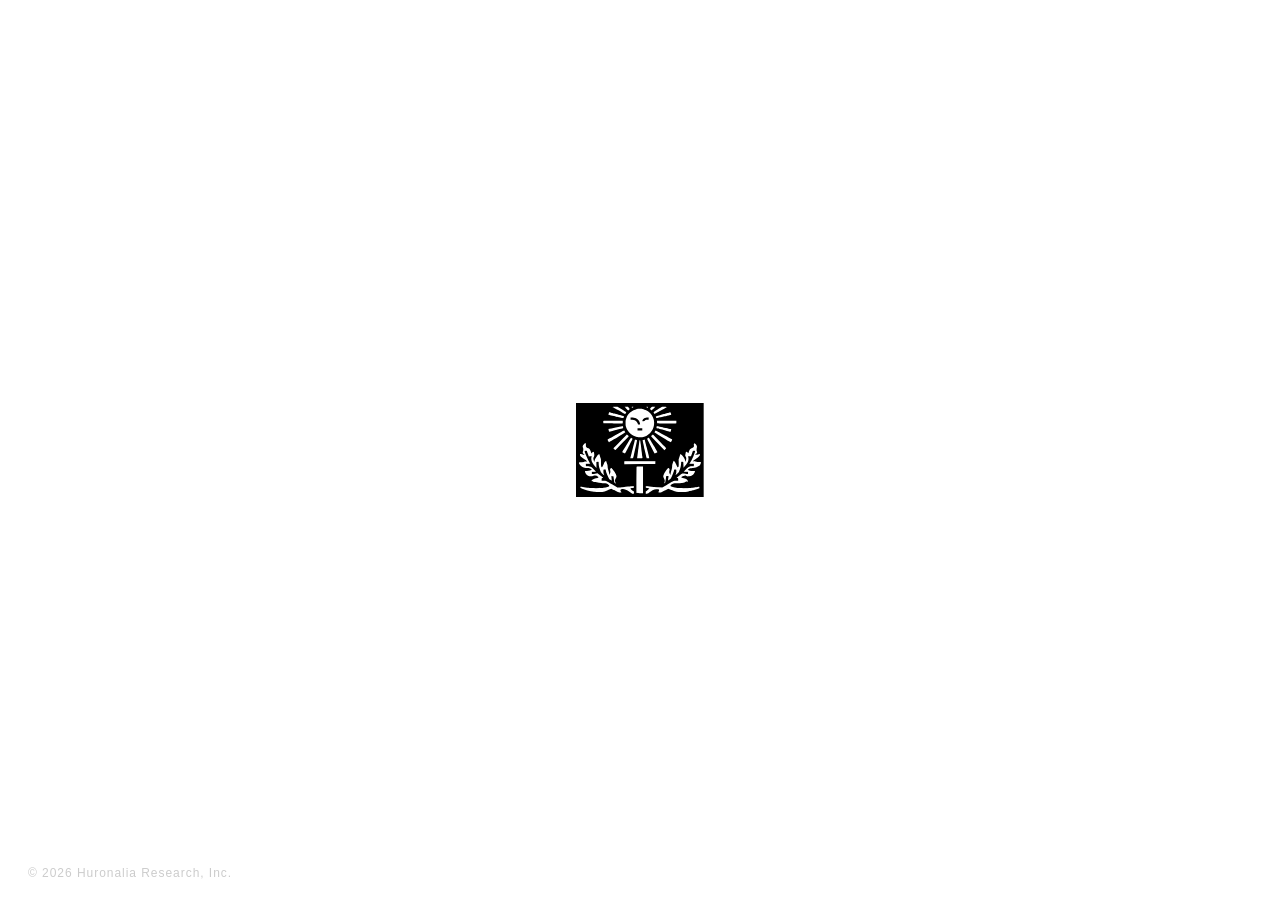
<file: index.html>
<!DOCTYPE html>
<html lang="en">
<head>
    <meta charset="UTF-8">
    <meta name="viewport" content="width=device-width, initial-scale=1.0">
    <link rel="preconnect" href="https://fonts.googleapis.com">
    <link rel="preconnect" href="https://fonts.gstatic.com" crossorigin>
    <link href="https://fonts.googleapis.com/css2?family=Averia+Libre:wght@300;400;700&display=swap" rel="stylesheet">
    <title>Huronalia</title>
    <style>
        * { margin: 0; padding: 0; box-sizing: border-box; }
        html, body {
            width: 100%;
            height: 100%;
            background: white;
            display: flex;
            align-items: center;
            justify-content: center;
        }
        img {
            width: max(100px, 10vw);
            height: auto;
        }
        .company-name {
            position: fixed;
            top: 24px;
            left: 28px;
            font-family: 'Averia Libre', sans-serif;
            font-size: 1.2rem;
            font-weight: 400;
            color: black;
        }
        .copyright {
            position: fixed;
            bottom: 20px;
            left: 28px;
            font-family: sans-serif;
            font-size: 0.75rem;
            color: #ccc;
            letter-spacing: 0.08em;
        }
    </style>
</head>
<body>
    <!-- <span class="company-name">Huronalia</span> -->
    <img src="resources/logo.svg" alt="Huronalia">
    <span class="copyright">&copy; 2026 Huronalia Research, Inc.</span>
</body>
</html>
</file>
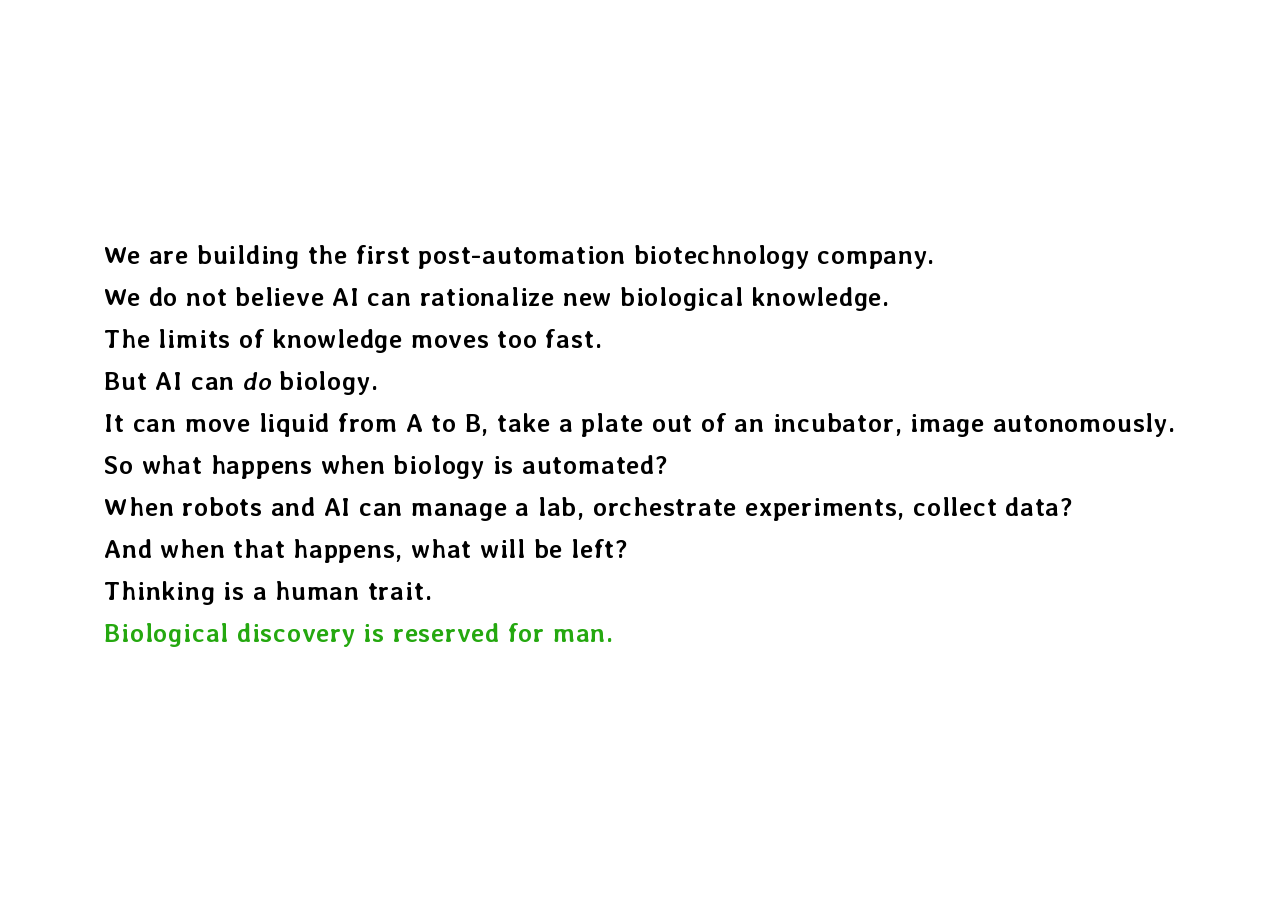
<file: about.html>
<!DOCTYPE html>
<html lang="en">
<head>
    <meta charset="UTF-8">
    <title>Title</title>
    <link rel="stylesheet" href="css/about.css">
    <link rel="preconnect" href="https://fonts.googleapis.com">
    <link rel="preconnect" href="https://fonts.gstatic.com" crossorigin>
    <link href="https://fonts.googleapis.com/css2?family=Averia+Libre:ital,wght@0,300;0,400;0,700;1,300;1,400;1,700&family=Bagel+Fat+One&family=Commissioner:wght@100..900&family=Oi&family=Righteous&family=Rubik+Microbe&family=Sen:wght@400..800&family=Supermercado+One&family=Tilt+Neon&family=Unbounded:wght@200..900&display=swap" rel="stylesheet">
</head>
<body>
<div class="box">
    <section>
        <h2>We are building the first post-automation biotechnology company.</h2>
        <h2>We do not believe AI can rationalize new biological knowledge.</h2>
        <h2>The limits of knowledge moves too fast.</h2>
        <h2>But AI can <i>do</i> biology. </h2>
        <h2>It can move liquid from A to B, take a plate out of an incubator, image autonomously.</h2>
        <h2>So what happens when biology is automated?</h2>
        <h2>When robots and AI can manage a lab, orchestrate experiments, collect data?</h2>
        <h2>And when that happens, what will be left?</h2>
        <h2>Thinking is a human trait.</h2>
        <h2 style="color: rgb(37 168 16)">Biological discovery is reserved for man.</h2>
    </section>
</div>

</body>
</html>
</file>
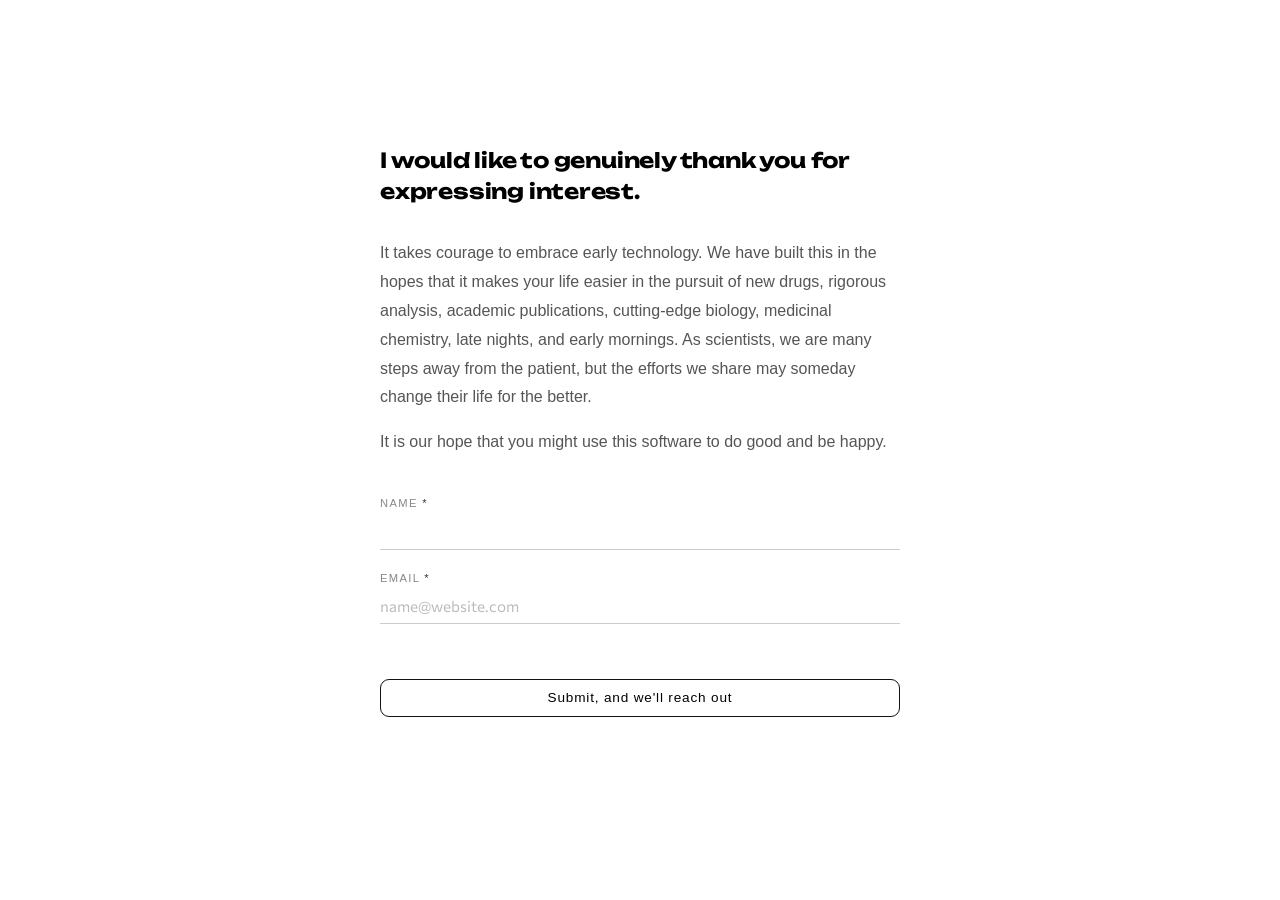
<file: form.html>
<!DOCTYPE html>
<html lang="en">
<head>
    <meta charset="UTF-8">
    <meta name="viewport" content="width=device-width, initial-scale=1.0">
    <link rel="preconnect" href="https://fonts.googleapis.com">
    <link rel="preconnect" href="https://fonts.gstatic.com" crossorigin>
    <link href="https://fonts.googleapis.com/css2?family=Commissioner:wght@100..900&family=Unbounded:wght@200..900&display=swap" rel="stylesheet">
    <link rel="stylesheet" href="https://cdnjs.cloudflare.com/ajax/libs/font-awesome/6.4.0/css/all.min.css">
    <link rel="stylesheet" href="css/index-webgl.css">
    <title>Get Started - Huronalia Research</title>
</head>
<body>
<div class="form-section">
    <div class="form-container" id="get-started">
        <h2>I would like to genuinely thank you for expressing interest.</h2>
        <p class="subtitle">
            It takes courage to embrace early technology. We have built this
            in the hopes that it makes your life easier in the pursuit of new drugs, rigorous analysis,
            academic publications, cutting-edge biology, medicinal chemistry, late nights, and early mornings.
            As scientists, we are many steps away from the patient, but the efforts we share
            may someday change their life for the better.
        </p>
        <p class="subtitle">
            It is our hope that you might use this software to do good and be happy.
        </p>
        <form id="annotationForm">
            <div class="form-group">
                <label>Name <span class="required">*</span></label>
                <input type="text" id="name" name="name" required>
            </div>

            <div class="form-group">
                <label>Email <span class="required">*</span></label>
                <input type="email" id="email" name="email" required, placeholder="name@website.com">
            </div>

            <button type="submit" class="btn-submit" id="submitBtn">Submit, and we'll reach out</button>

            <div id="status" class="status"></div>
        </form>
    </div>
</div>
<script>
    if (localStorage.getItem('theme') === 'dark') {
        document.body.classList.add('dark-mode');
    }
</script>
<script src="script.js"></script>
</body>
</html>
</file>
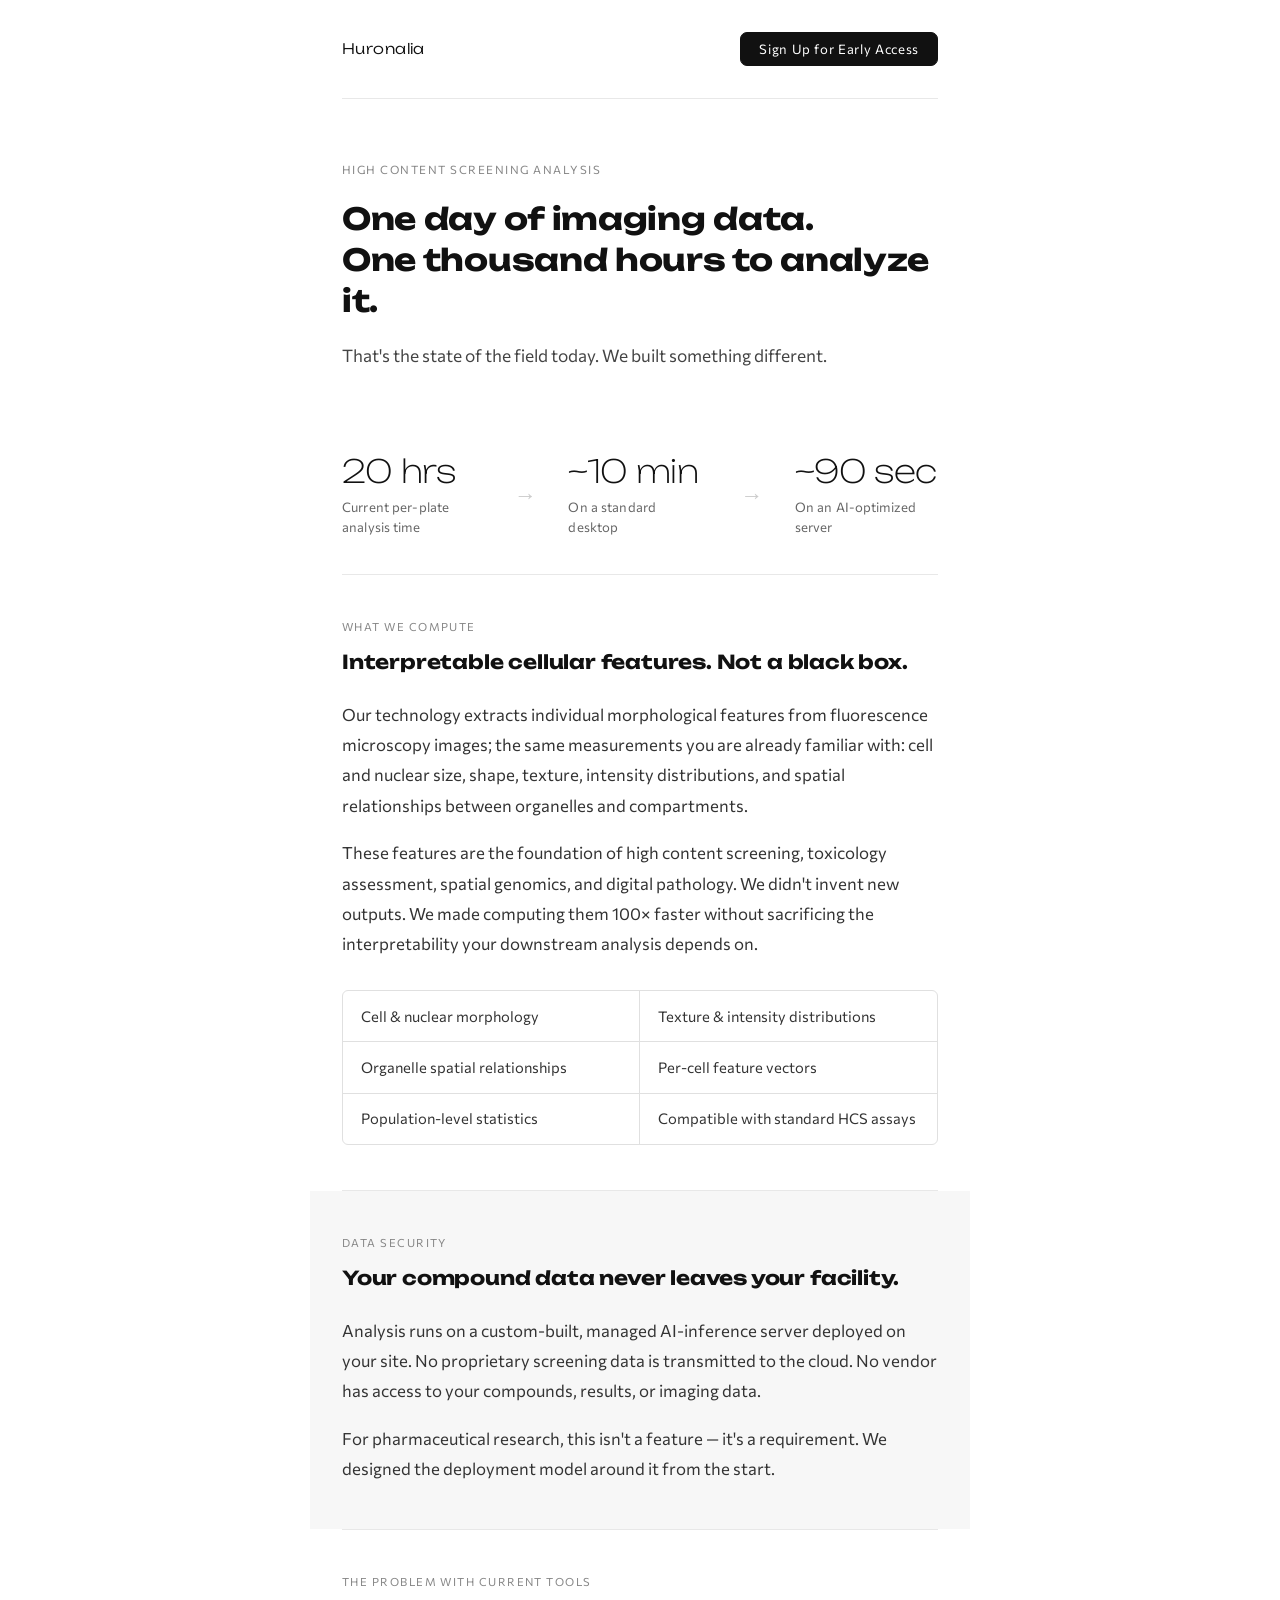
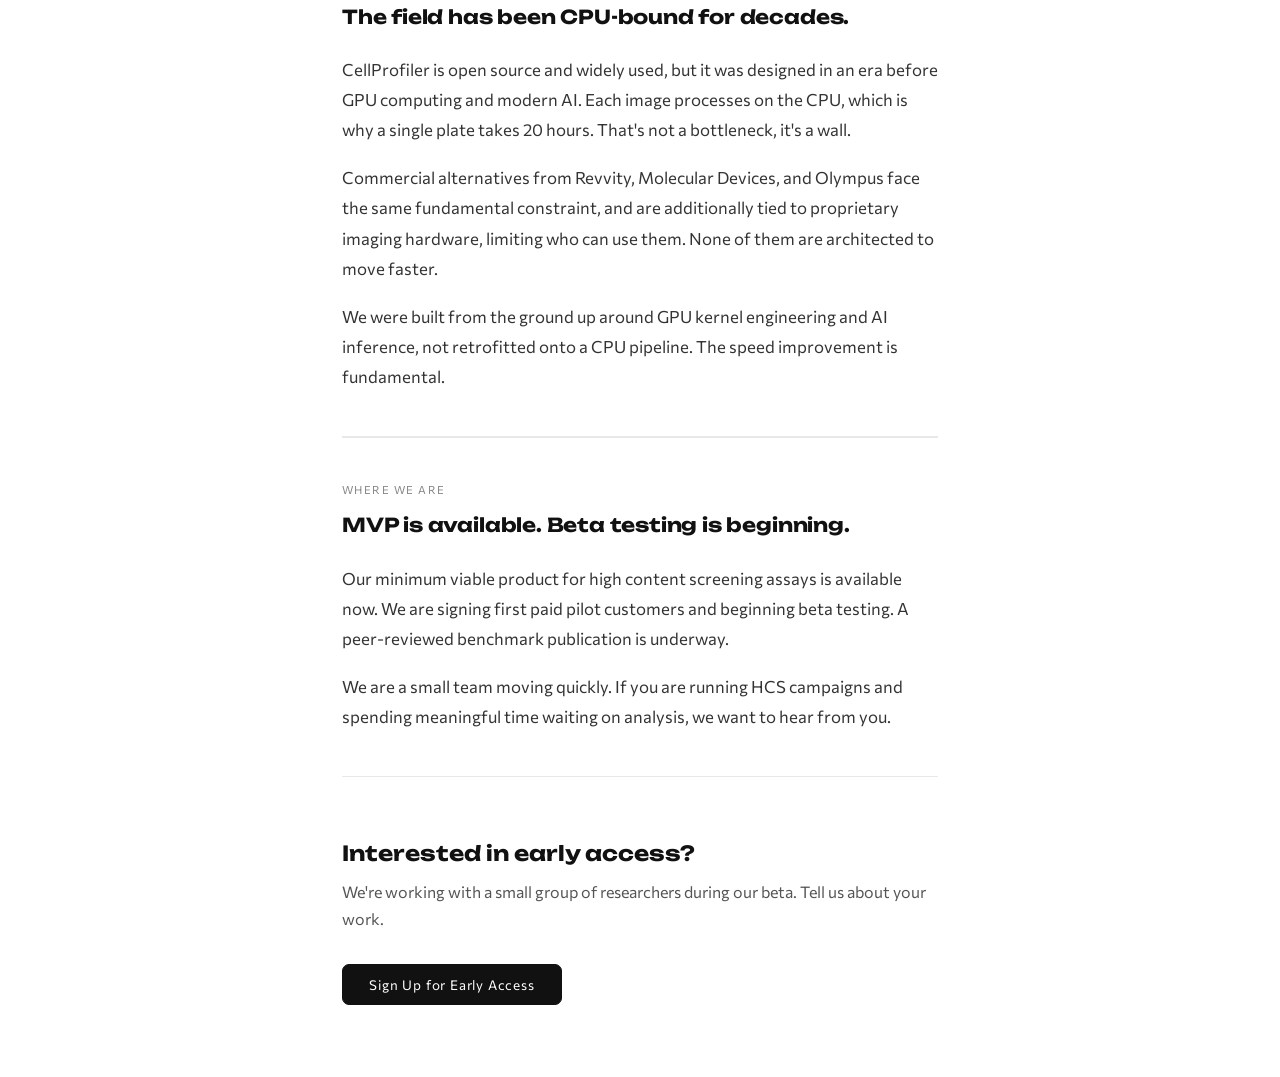
<file: learn-more.html>
<!DOCTYPE html>
<html lang="en">
<head>
    <meta charset="UTF-8">
    <meta name="viewport" content="width=device-width, initial-scale=1.0">
    <link rel="preconnect" href="https://fonts.googleapis.com">
    <link rel="preconnect" href="https://fonts.gstatic.com" crossorigin>
    <link href="https://fonts.googleapis.com/css2?family=Commissioner:wght@100..900&family=Unbounded:wght@200..900&display=swap" rel="stylesheet">
    <link rel="stylesheet" href="css/learn-more.css">
    <title>Learn More — Huronalia Research</title>
</head>
<body>

    <nav class="nav">
        <a href="index.html" class="nav-logo">Huronalia</a>
        <a href="form.html" class="nav-cta">Sign Up for Early Access</a>
    </nav>

    <!-- Hero -->
    <section class="hero">
        <p class="overline">High Content Screening Analysis</p>
        <h1>One day of imaging data.<br>One thousand hours to analyze it.</h1>
        <p class="hero-sub">That's the state of the field today. We built something different.</p>
    </section>

    <!-- Speed stat -->
    <section class="stat-block">
        <div class="stat">
            <span class="stat-number">20 hrs</span>
            <span class="stat-label">Current per-plate analysis time</span>
        </div>
        <div class="stat-arrow">→</div>
        <div class="stat">
            <span class="stat-number">~10 min</span>
            <span class="stat-label">On a standard desktop</span>
        </div>
        <div class="stat-arrow">→</div>
        <div class="stat">
            <span class="stat-number">~90 sec</span>
            <span class="stat-label">On an AI-optimized server</span>
        </div>
    </section>

    <div class="section-rule"></div>

    <!-- What it computes -->
    <section class="content-section">
        <div class="section-label">What We Compute</div>
        <h2>Interpretable cellular features. Not a black box.</h2>
        <p>
            Our technology extracts individual morphological features from fluorescence microscopy images;
            the same measurements you are already familiar with: cell and nuclear size, shape, texture,
            intensity distributions, and spatial relationships between organelles and compartments.
        </p>
        <p>
            These features are the foundation of high content screening, toxicology assessment,
            spatial genomics, and digital pathology. We didn't invent new outputs. We made computing
            them 100× faster without sacrificing the interpretability your downstream analysis depends on.
        </p>
        <div class="feature-grid">
            <div class="feature-item">Cell &amp; nuclear morphology</div>
            <div class="feature-item">Texture &amp; intensity distributions</div>
            <div class="feature-item">Organelle spatial relationships</div>
            <div class="feature-item">Per-cell feature vectors</div>
            <div class="feature-item">Population-level statistics</div>
            <div class="feature-item">Compatible with standard HCS assays</div>
        </div>
    </section>

    <div class="section-rule"></div>

    <!-- Data security -->
    <section class="content-section callout-section">
        <div class="section-label">Data Security</div>
        <h2>Your compound data never leaves your facility.</h2>
        <p>
            Analysis runs on a custom-built, managed AI-inference server deployed on your site.
            No proprietary screening data is transmitted to the cloud. No vendor has access to
            your compounds, results, or imaging data.
        </p>
        <p>
            For pharmaceutical research, this isn't a feature — it's a requirement.
            We designed the deployment model around it from the start.
        </p>
    </section>

    <div class="section-rule"></div>

    <!-- Why existing tools fall short -->
    <section class="content-section">
        <div class="section-label">The Problem With Current Tools</div>
        <h2>The field has been CPU-bound for decades.</h2>
        <p>
            CellProfiler is open source and widely used, but it was designed in an era before
            GPU computing and modern AI. Each image processes on the CPU, which
            is why a single plate takes 20 hours. That's not a bottleneck, it's a wall.
        </p>
        <p>
            Commercial alternatives from Revvity, Molecular Devices, and Olympus face the
            same fundamental constraint, and are additionally tied to proprietary imaging hardware,
            limiting who can use them. None of them are architected to move faster.
        </p>
        <p>
            We were built from the ground up around GPU kernel engineering and AI inference,
            not retrofitted onto a CPU pipeline. The speed improvement is fundamental.
        </p>
    </section>

    <div class="section-rule"></div>

    <!-- Technology -->
<!--    <section class="content-section">-->
<!--        <div class="section-label">The Technology</div>-->
<!--        <h2>A rare intersection of three disciplines.</h2>-->
<!--        <p>-->
<!--            Our approach requires deep expertise across biology, AI, and GPU kernel engineering-->
<!--            simultaneously — a combination that doesn't exist in a single team at any of our-->
<!--            existing competitors. This is not a gap they can close quickly.-->
<!--        </p>-->
<!--        <p>-->
<!--            Our models learn from far less human annotation than competing approaches.-->
<!--            This allowed us to train on 115TB of open-access imaging data that others-->
<!--            cannot effectively use. As we deploy, that training advantage compounds.-->
<!--        </p>-->
<!--        <p class="note">-->
<!--            The research underlying this technology has just concluded and is not yet published.-->
<!--            A peer-reviewed benchmark publication is planned within the first 18 months of deployment.-->
<!--        </p>-->
<!--    </section>-->

<!--    <div class="section-rule"></div>-->

    <!-- Team -->
<!--    <section class="content-section">-->
<!--        <div class="section-label">The Team</div>-->
<!--        <h2>Built by scientists who understand the problem from the inside.</h2>-->
<!--        <div class="team-grid">-->
<!--            <div class="team-member">-->
<!--                <div class="member-name">Chris Buswinka, Ph.D.</div>-->
<!--                <div class="member-role">Founder</div>-->
<!--                <p class="member-bio">-->
<!--                    Harvard doctorate in biomedical image analysis. Created the core technology-->
<!--                    spanning AI, biology, and GPU image processing. This is the research problem-->
<!--                    he spent his graduate career solving.-->
<!--                </p>-->
<!--            </div>-->
<!--            <div class="team-member">-->
<!--                <div class="member-name">Jack Callahan</div>-->
<!--                <div class="member-role">Co-Founder</div>-->
<!--                <p class="member-bio">-->
<!--                    University of Michigan CS graduate. Led search and integration tooling at CDW.-->
<!--                    Brings the production engineering discipline to ship software that works-->
<!--                    reliably at scale.-->
<!--                </p>-->
<!--            </div>-->
<!--        </div>-->
<!--    </section>-->

    <div class="section-rule"></div>

    <!-- Current state -->
    <section class="content-section">
        <div class="section-label">Where We Are</div>
        <h2>MVP is available. Beta testing is beginning.</h2>
        <p>
            Our minimum viable product for high content screening assays is available now.
            We are signing first paid pilot customers and beginning beta testing. A peer-reviewed
            benchmark publication is underway.
        </p>
        <p>
            We are a small team moving quickly. If you are running HCS campaigns and spending
            meaningful time waiting on analysis, we want to hear from you.
        </p>
    </section>

    <!-- CTA -->
    <section class="cta-section">
        <h2>Interested in early access?</h2>
        <p>We're working with a small group of researchers during our beta. Tell us about your work.</p>
        <a href="form.html"><button class="btn btn--primary">Sign Up for Early Access</button></a>
    </section>

</body>
</html>
</file>
<file: css/about.css>
* {
    margin: 0;
    padding: 0;
    box-sizing: border-box;
    font-family: 'Averia Libre', sans-serif;
}

/*.box {*/
/*    margin: 2rem;*/
/*    border: 3px solid black;*/
/*    width: 90vw;*/
/*    height: 90vh;*/
/*    justify-content: center;*/
/*    align-items: center;*/
/*}*/


.averia-libre-light {
    font-family: "Averia Libre", system-ui;
    font-weight: 300;
    font-style: normal;
}

.averia-libre-regular {
    font-family: "Averia Libre", system-ui;
    font-weight: 400;
    font-style: normal;
}

.averia-libre-bold {
    font-family: "Averia Libre", system-ui;
    font-weight: 700;
    font-style: normal;
}

.averia-libre-light-italic {
    font-family: "Averia Libre", system-ui;
    font-weight: 300;
    font-style: italic;
}

.averia-libre-regular-italic {
    font-family: "Averia Libre", system-ui;
    font-weight: 400;
    font-style: italic;
}

.averia-libre-bold-italic {
    font-family: "Averia Libre", system-ui;
    font-weight: 700;
    font-style: italic;
}

body {
    min-height: 100vh;
    position: relative;
    display: flex;
    align-items: center;
    justify-content: center;
}

.page-center {
    width: 100%;
}

.page-text {
    display: flex;
    flex-direction: column;
    align-items: center;
    text-align: center;
    padding: 0 2rem;
}

.button-group {
    display: grid;
    grid-template-rows: repeat(2, 7rem);
    grid-auto-flow: column;
    grid-auto-columns: 7rem;
    gap: 0.5rem;
    margin-top: 3.7rem;
    color: black;
    transform: translate(-0.5rem, -0.5rem);
}

.btn {
    aspect-ratio: 1 / 1;
    display: flex;
    align-items: center;
    justify-content: center;
    font-size: 0.8rem;
    letter-spacing: 0.07em;
    cursor: pointer;
    border-radius: 2px;
    box-shadow: black 1rem 1rem;
    width: 100%;
    font-family: 'Commissioner', sans-serif;
    transition: background 0.2s ease, color 0.2s ease, border-color 0.2s ease;
}

.button-group a {
    text-decoration: none;
}

.btn--primary {
    background: #fff;
    color: #111;
    border: 1px solid black;
}

.btn--primary:hover {
    background: rgba(230, 230, 230, 1.0);
    border-color: rgba(128, 128, 128, 1.0);
}

.btn--ghost {
    background: transparent;
    color: #fff;
    border: 1px solid #fff;
}

.btn--ghost:hover {
    background: rgba(255, 255, 255, 0.12);
}

h2 {
    font-family: 'Averia Libre', sans-serif;
    font-size: 1.6rem;
    font-weight: 700;
    letter-spacing: 0.03em;
    margin-bottom: 0.75rem;
}

p {
    font-size: 1rem;
    color: #777;
    line-height: 1.65;
}

.hero-image {
    max-width: 50vw;
    max-height: 50vh;
    object-fit: contain;
    margin-bottom: 1rem;
}
</file>
<file: css/index-webgl.css>
* {
    margin: 0;
    padding: 0;
    box-sizing: border-box;
    font-family: 'Averia Libre', sans-serif;
}

body {
    min-height: 100vh;
    position: relative;
    display: flex;
    align-items: center;
    justify-content: center;
}

.page-center {
    width: 100%;
}

.hero-image {
    display: block;
}

.page-text {
    display: flex;
    flex-direction: column;
    align-items: center;
    text-align: center;
    padding: 0 2rem;
}

.button-group {
    display: grid;
    grid-template-rows: repeat(2, 7rem);
    grid-auto-flow: column;
    grid-auto-columns: 7rem;
    gap: 0.5rem;
    margin-top: 3.7rem;
    color: black;
    transform: translate(-0.5rem, -0.5rem);
}

.btn {
    aspect-ratio: 1 / 1;
    display: flex;
    align-items: center;
    justify-content: center;
    font-size: 1.0rem;
    letter-spacing: 0.07em;
    cursor: pointer;
    border-radius: 2px;
    box-shadow: black 1rem 1rem;
    width: 100%;
    font-family: 'Averia Libre', sans-serif;
    position: relative;
    overflow: hidden;
    /*transition:  color 0.2s ease, border-color 0.2s ease;*/
}


.button-group a {
    text-decoration: none;
}

.btn--primary {
    background: #fff;
    color: #111;
    border: 1px solid black;
}
.bg-img {
    position: absolute;
    inset: 0;
    width: 100%;
    height: 100%;
    background-image: url("../resources/btn_background.png");
    background-position: center center;
    background-size: cover;
    background-repeat: no-repeat;
    filter: blur(2px);
    -webkit-filter: blur(2px);
    opacity: 0;
    z-index: -1;
}

.btn:hover .bg-img {
    opacity: 1;
}

.btn--primary:hover {
    background: rgb(59 59 59);
    border-color: black;
    color: white;
    transform: translate(0rem, 0rem);
    box-shadow: black 1rem 1rem;
    /*background-image:url("../resources/btn_background.png");*/
    /*background-position: center center;*/
    /*background-size: cover;*/
    /*background-repeat: no-repeat;*/
    /*filter: blur(8px);*/
    /*-webkit-filter: blur(8px);*/

}

.btn--ghost {
    background: transparent;
    color: #fff;
    border: 1px solid #fff;
}

.btn--ghost:hover {
    background: rgba(255, 255, 255, 0.12);
}

h2 {
    font-family: 'Averia Libre', sans-serif;
    font-size: 1.9rem;
    font-weight: 700;
    letter-spacing: 0.03em;
    margin-bottom: 0.75rem;
}

p {
    font-size: 1rem;
    color: #777;
    line-height: 1.65;
}

.hero-image {
    max-width: 50vw;
    max-height: 50vh;
    object-fit: contain;
    margin-bottom: 1rem;
}

/* ── form.html ── */

.form-section {
    min-height: 100vh;
    display: flex;
    align-items: center;
    justify-content: center;
    padding: 6vh 2rem;
}

.form-container {
    width: 100%;
    max-width: 520px;
}

.form-container h2 {
    font-family: 'Unbounded', sans-serif;
    font-size: 1.3rem;
    font-weight: 700;
    line-height: 1.5;
    letter-spacing: -0.01em;
    margin-bottom: 2rem;
}

.form-container .subtitle {
    font-size: 1rem;
    line-height: 1.8;
    color: #555;
    margin-bottom: 1rem;
    padding-bottom: 0;
}

.form-container .subtitle:last-of-type {
    margin-bottom: 2.5rem;
    padding-bottom: 0;
}

.form-divider {
    width: 32px;
    height: 1px;
    background: #333;
    margin: 2rem 0;
}

.form-group {
    display: flex;
    flex-direction: column;
    gap: 0.35rem;
    margin-bottom: 1.4rem;
}

.form-group label {
    font-size: 0.7rem;
    letter-spacing: 0.12em;
    text-transform: uppercase;
    color: #888;
    font-weight: 500;
}

.required {
    color: #333;
}

.form-group input {
    background: transparent;
    border: none;
    border-bottom: 1px solid #ccc;
    outline: none;
    padding: 0.5rem 0;
    font-size: 0.95rem;
    font-family: 'Commissioner', sans-serif;
    color: #111;
    transition: border-color 0.2s ease;
    width: 100%;
}

.form-group input::placeholder {
    color: #bbb;
}

.form-group input:focus {
    border-bottom-color: #111;
}

.btn-submit {
    margin-top: 2rem;
    background: transparent;
    border: 1px solid #111;
    padding: 0.65rem 1.8rem;
    font-family: 'Averia Libre', sans-serif;
    font-size: 0.85rem;
    letter-spacing: 0.06em;
    cursor: pointer;
    border-radius: 9px;
    transition: background 0.2s ease, color 0.2s ease;
    width: 100%;
}

.btn-submit:hover {
    background: #111;
    color: #fff;
}

.status {
    margin-top: 1.2rem;
    font-size: 0.8rem;
    color: #555;
    letter-spacing: 0.04em;
    min-height: 1.2rem;
}
</file>
<file: css/learn-more.css>
* {
    margin: 0;
    padding: 0;
    box-sizing: border-box;
    font-family: 'Commissioner', sans-serif;
}

body {
    color: #1a1a1a;
    background: #fff;
    max-width: 660px;
    margin: 0 auto;
    padding: 0 2rem;
}

/* ── Nav ── */

.nav {
    display: flex;
    justify-content: space-between;
    align-items: center;
    padding: 2rem 0;
    border-bottom: 1px solid #e8e8e8;
}

.nav-logo {
    font-family: 'Unbounded', sans-serif;
    font-weight: 300;
    font-size: 0.9rem;
    letter-spacing: 0.03em;
    text-decoration: none;
    color: #111;
}

.nav-cta {
    font-size: 0.82rem;
    letter-spacing: 0.05em;
    text-decoration: none;
    color: #fff;
    background: #111;
    border: 1px solid #111;
    padding: 8px 18px;
    border-radius: 7px;
    transition: background 0.2s ease;
}

.nav-cta:hover {
    background: #333;
    border-color: #333;
}

/* ── Hero ── */

.hero {
    padding: 7vh 0 5vh;
}

.overline {
    font-size: 0.72rem;
    letter-spacing: 0.13em;
    text-transform: uppercase;
    color: #888;
    margin-bottom: 1.4rem;
}

.hero h1 {
    font-family: 'Unbounded', sans-serif;
    font-weight: 700;
    font-size: 1.9rem;
    line-height: 1.35;
    letter-spacing: -0.01em;
    color: #111;
    margin-bottom: 1.2rem;
}

.hero-sub {
    font-size: 1.08rem;
    color: #444;
    line-height: 1.7;
}

/* ── Speed stat block ── */

.stat-block {
    display: flex;
    align-items: center;
    gap: 2rem;
    padding: 4vh 0;
    flex-wrap: wrap;
}

.stat {
    display: flex;
    flex-direction: column;
    gap: 0.45rem;
}

.stat-number {
    font-family: 'Unbounded', sans-serif;
    font-weight: 200;
    font-size: 2rem;
    color: #111;
    letter-spacing: -0.02em;
}

.stat-label {
    font-size: 0.82rem;
    color: #666;
    letter-spacing: 0.01em;
    max-width: 140px;
    line-height: 1.5;
}

.stat-arrow {
    font-size: 1.4rem;
    color: #ccc;
    flex-shrink: 0;
}

/* ── Section divider ── */

.section-rule {
    height: 1px;
    background: #e8e8e8;
}

/* ── Content sections ── */

.content-section {
    padding: 5vh 0;
}

.section-label {
    font-size: 0.7rem;
    letter-spacing: 0.13em;
    text-transform: uppercase;
    color: #888;
    margin-bottom: 1rem;
}

.content-section h2 {
    font-family: 'Unbounded', sans-serif;
    font-weight: 700;
    font-size: 1.2rem;
    line-height: 1.45;
    letter-spacing: -0.01em;
    color: #111;
    margin-bottom: 1.4rem;
}

.content-section p {
    font-size: 1.05rem;
    color: #333;
    line-height: 1.8;
    margin-bottom: 1.1rem;
}

.content-section p:last-of-type {
    margin-bottom: 0;
}

.note {
    font-size: 0.88rem !important;
    color: #777 !important;
    border-left: 2px solid #e0e0e0;
    padding-left: 1rem;
    margin-top: 1.4rem !important;
    line-height: 1.7 !important;
}

/* ── Callout section ── */

.callout-section {
    background: #f7f7f7;
    margin: 0 -2rem;
    padding: 5vh 2rem;
}

/* ── Feature grid ── */

.feature-grid {
    display: grid;
    grid-template-columns: 1fr 1fr;
    gap: 0;
    margin-top: 2rem;
    border: 1px solid #e0e0e0;
    border-radius: 6px;
    overflow: hidden;
}

.feature-item {
    padding: 0.9rem 1.1rem;
    font-size: 0.92rem;
    color: #333;
    border-bottom: 1px solid #e0e0e0;
    border-right: 1px solid #e0e0e0;
    line-height: 1.45;
}

.feature-item:nth-child(even) {
    border-right: none;
}

.feature-item:nth-last-child(-n+2) {
    border-bottom: none;
}

/* ── Team ── */

.team-grid {
    display: flex;
    flex-direction: column;
    gap: 2.2rem;
    margin-top: 1.5rem;
}

.team-member {
    border-left: 2px solid #e0e0e0;
    padding-left: 1.2rem;
}

.member-name {
    font-family: 'Unbounded', sans-serif;
    font-weight: 600;
    font-size: 0.88rem;
    color: #111;
    margin-bottom: 0.25rem;
}

.member-role {
    font-size: 0.72rem;
    letter-spacing: 0.1em;
    text-transform: uppercase;
    color: #999;
    margin-bottom: 0.75rem;
}

.member-bio {
    font-size: 0.97rem !important;
    color: #444 !important;
    line-height: 1.75 !important;
    margin-bottom: 0 !important;
}

/* ── CTA ── */

.cta-section {
    padding: 7vh 0 8vh;
    border-top: 1px solid #e8e8e8;
    display: flex;
    flex-direction: column;
    align-items: flex-start;
}

.cta-section h2 {
    font-family: 'Unbounded', sans-serif;
    font-weight: 700;
    font-size: 1.3rem;
    color: #111;
    margin-bottom: 0.7rem;
}

.cta-section p {
    font-size: 1rem;
    color: #555;
    line-height: 1.7;
    margin-bottom: 2rem;
}

.btn {
    padding: 11px 0;
    font-size: 0.84rem;
    letter-spacing: 0.06em;
    cursor: pointer;
    border-radius: 7px;
    width: 220px;
    font-family: 'Commissioner', sans-serif;
    transition: background 0.2s ease, color 0.2s ease, border-color 0.2s ease;
}

.btn--primary {
    background: #111;
    color: #fff;
    border: 1px solid #111;
}

.btn--primary:hover {
    background: #333;
    border-color: #333;
}
</file>
